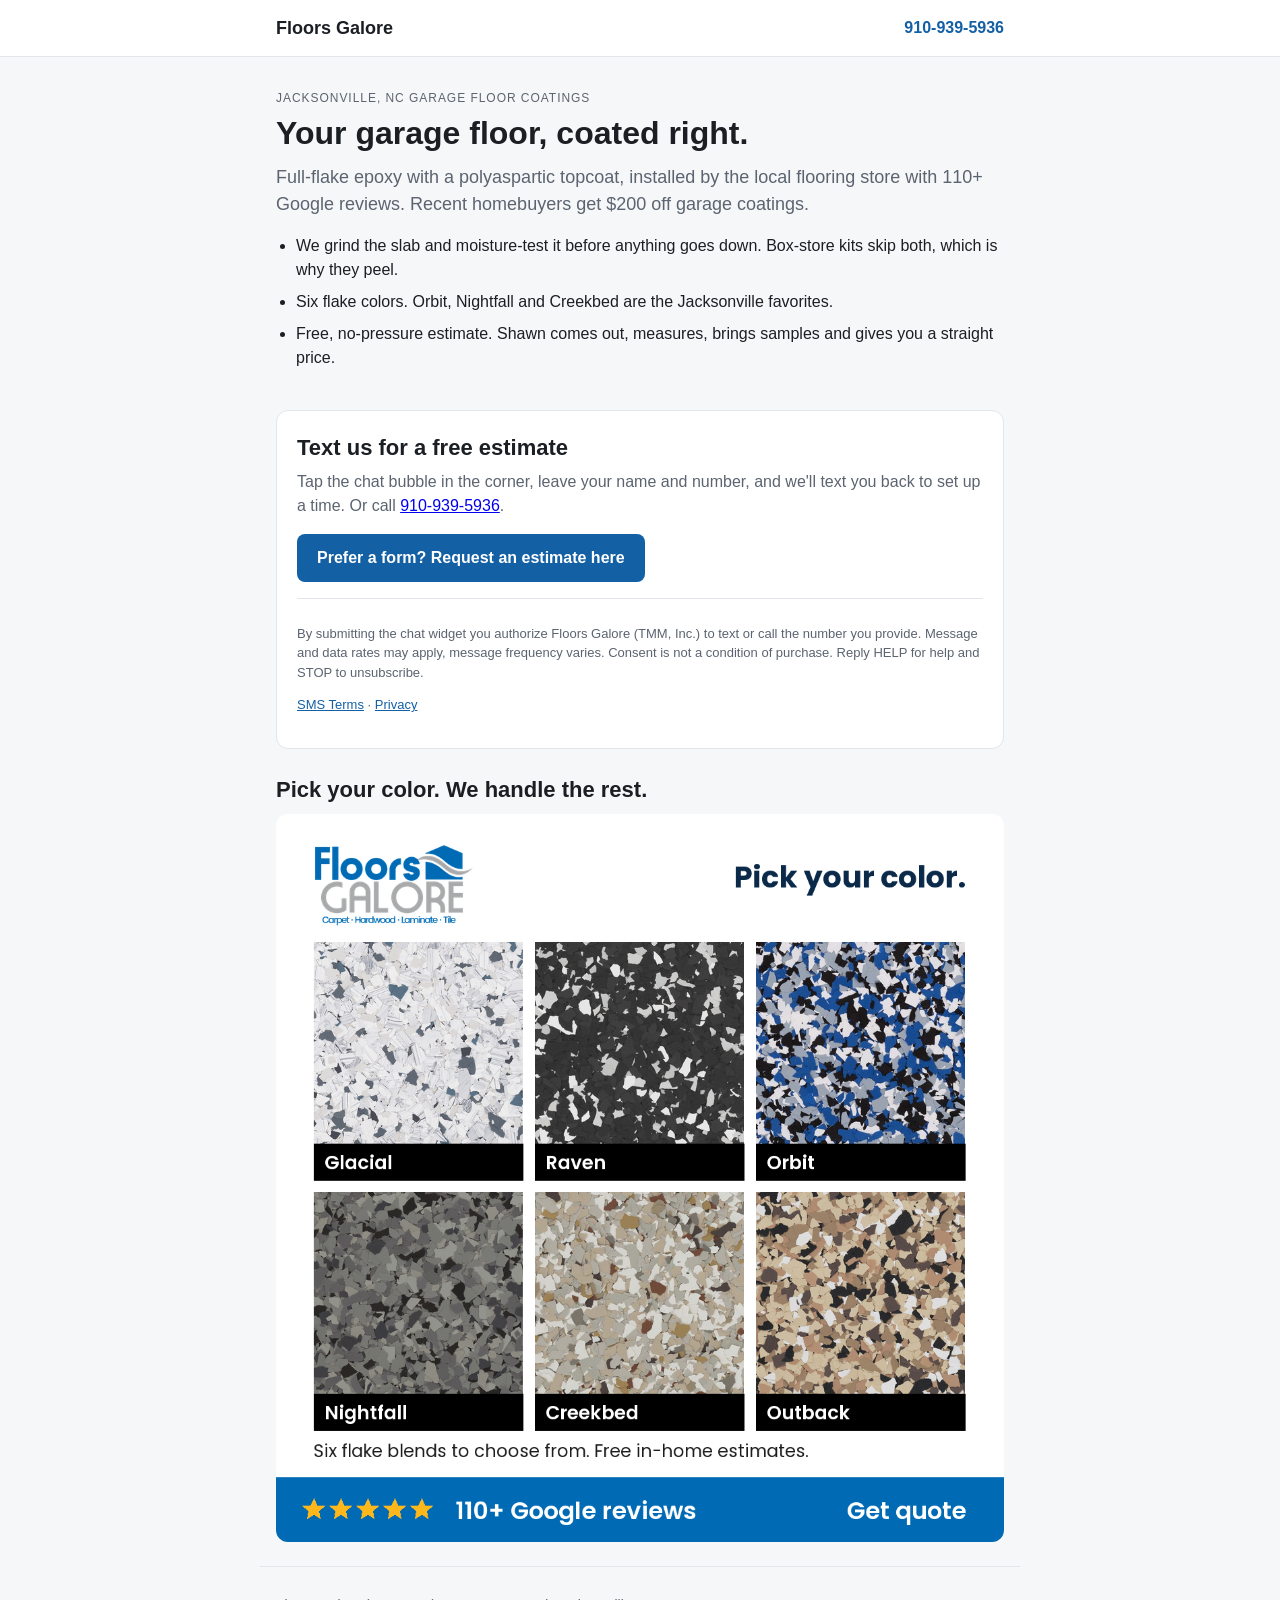
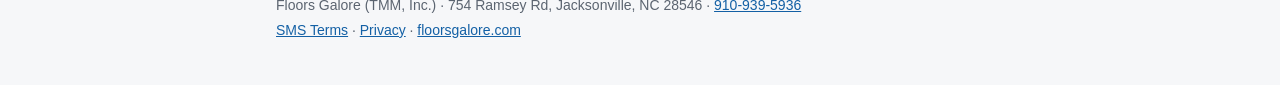
<file: index.html>
<!doctype html>
<html lang="en">
<head>
<meta charset="utf-8">
<meta name="viewport" content="width=device-width, initial-scale=1">
<title>Garage Floor Coatings | Floors Galore Jacksonville NC</title>
<meta name="description" content="Full-flake epoxy garage floor coatings in Jacksonville, NC from Floors Galore. Text us for a free in-home estimate.">
<link rel="stylesheet" href="site.css">
</head>
<body>
<header class="top">
  <div class="wrap">
    <a class="brand" href="/">Floors Galore</a>
    <a class="phone" href="tel:+19109395936">910-939-5936</a>
  </div>
</header>

<main class="wrap">
  <section class="hero">
    <p class="eyebrow">Jacksonville, NC garage floor coatings</p>
    <h1>Your garage floor, coated right.</h1>
    <p class="lead">Full-flake epoxy with a polyaspartic topcoat, installed by the local flooring store with 110+ Google reviews. Recent homebuyers get $200 off garage coatings.</p>
    <ul class="points">
      <li>We grind the slab and moisture-test it before anything goes down. Box-store kits skip both, which is why they peel.</li>
      <li>Six flake colors. Orbit, Nightfall and Creekbed are the Jacksonville favorites.</li>
      <li>Free, no-pressure estimate. Shawn comes out, measures, brings samples and gives you a straight price.</li>
    </ul>
  </section>

  <section class="form-card">
    <h2>Text us for a free estimate</h2>
    <p class="sub">Tap the chat bubble in the corner, leave your name and number, and we'll text you back to set up a time. Or call <a href="tel:+19109395936">910-939-5936</a>.</p>
    <p><a class="btn" href="/quote">Prefer a form? Request an estimate here</a></p>
    <div class="disclosure">
      <p>By submitting the chat widget you authorize Floors Galore (TMM, Inc.) to text or call the number you provide. Message and data rates may apply, message frequency varies. Consent is not a condition of purchase. Reply HELP for help and STOP to unsubscribe.</p>
      <p><a href="/sms-terms">SMS Terms</a> &middot; <a href="/privacy">Privacy</a></p>
    </div>
  </section>

  <section class="colors">
    <h2>Pick your color. We handle the rest.</h2>
    <img src="A6_color_grid.png" alt="Six epoxy flake color blends offered by Floors Galore" loading="lazy">
  </section>
</main>

<footer class="wrap foot">
  <p>Floors Galore (TMM, Inc.) &middot; 754 Ramsey Rd, Jacksonville, NC 28546 &middot; <a href="tel:+19109395936">910-939-5936</a></p>
  <p><a href="/sms-terms">SMS Terms</a> &middot; <a href="/privacy">Privacy</a> &middot; <a href="https://www.floorsgalore.com">floorsgalore.com</a></p>
</footer>

<script src="https://widgets.leadconnectorhq.com/loader.js" data-resources-url="https://widgets.leadconnectorhq.com/chat-widget/loader.js" data-widget-id="6af346ea12ff64e1d0bad99e"></script>
</body>
</html>
</file>
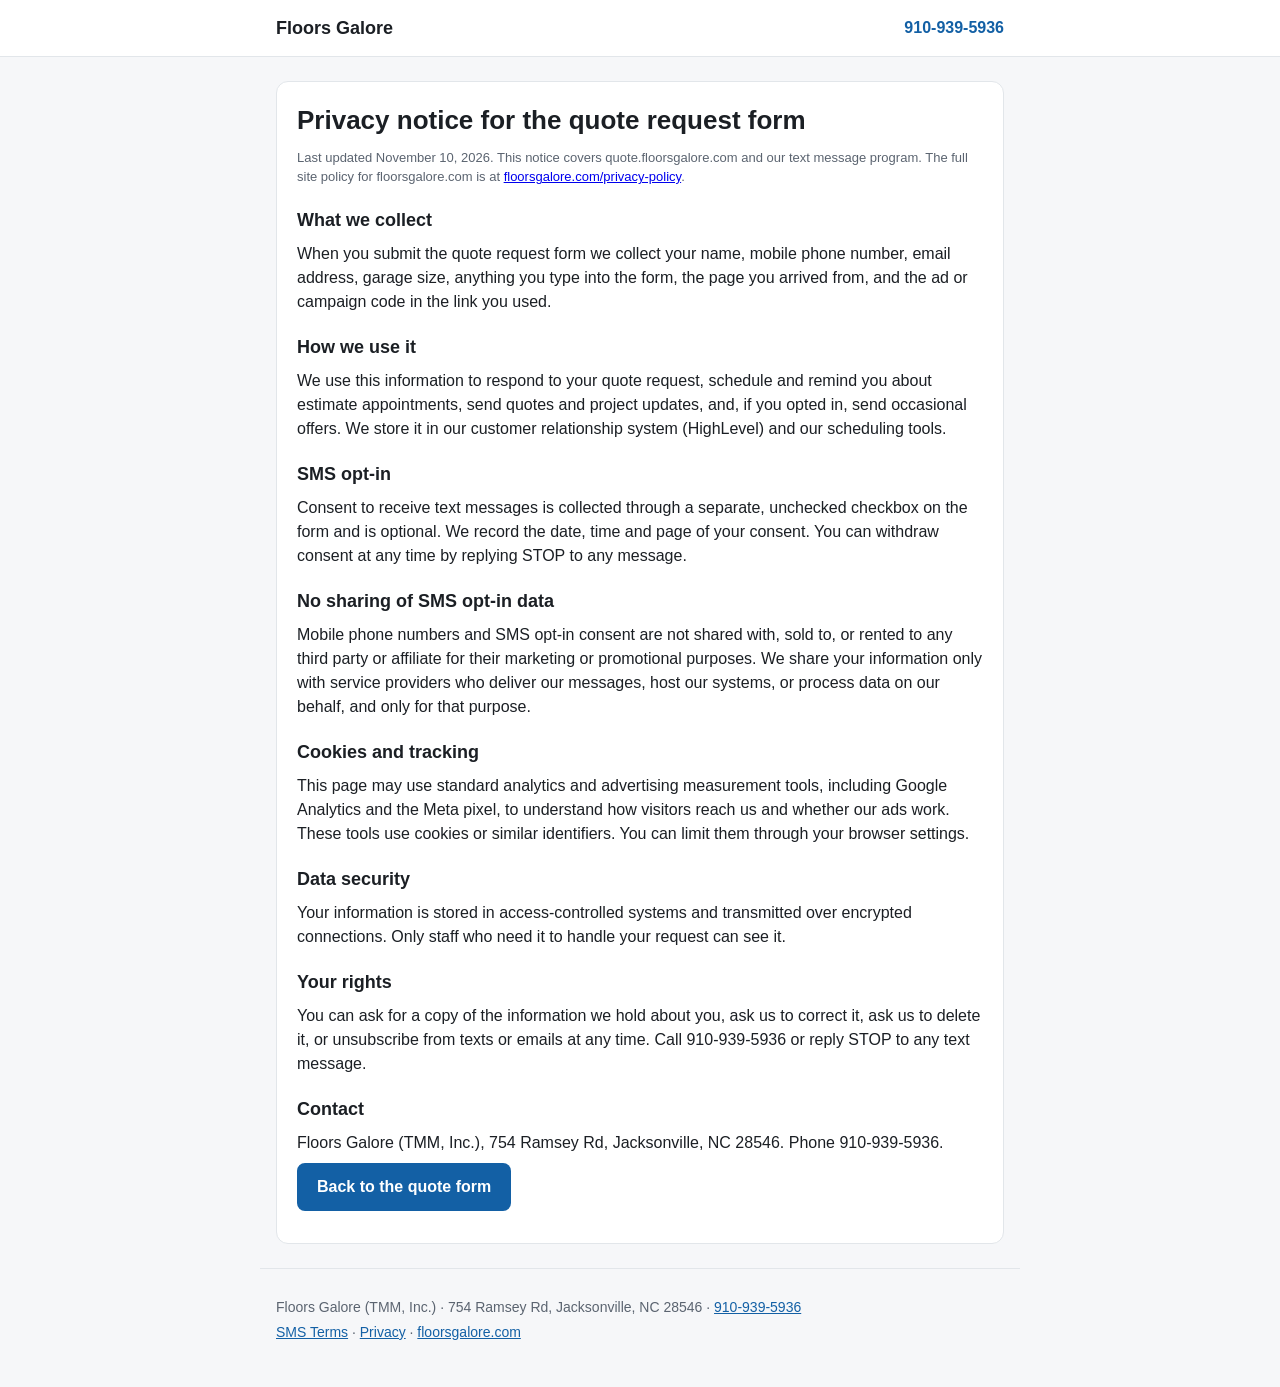
<file: privacy.html>
<!doctype html>
<html lang="en">
<head>
<meta charset="utf-8">
<meta name="viewport" content="width=device-width, initial-scale=1">
<title>Privacy Notice | Floors Galore</title>
<meta name="description" content="Privacy notice for the Floors Galore garage floor quote request form and text message program.">
<link rel="stylesheet" href="site.css">
</head>
<body>
<header class="top">
  <div class="wrap">
    <a class="brand" href="/">Floors Galore</a>
    <a class="phone" href="tel:+19109395936">910-939-5936</a>
  </div>
</header>

<main class="wrap">
  <article class="doc">
    <h1>Privacy notice for the quote request form</h1>
    <p class="updated">Last updated November 10, 2026. This notice covers quote.floorsgalore.com and our text message program. The full site policy for floorsgalore.com is at <a href="https://www.floorsgalore.com/privacy-policy">floorsgalore.com/privacy-policy</a>.</p>

    <h2>What we collect</h2>
    <p>When you submit the quote request form we collect your name, mobile phone number, email address, garage size, anything you type into the form, the page you arrived from, and the ad or campaign code in the link you used.</p>

    <h2>How we use it</h2>
    <p>We use this information to respond to your quote request, schedule and remind you about estimate appointments, send quotes and project updates, and, if you opted in, send occasional offers. We store it in our customer relationship system (HighLevel) and our scheduling tools.</p>

    <h2>SMS opt-in</h2>
    <p>Consent to receive text messages is collected through a separate, unchecked checkbox on the form and is optional. We record the date, time and page of your consent. You can withdraw consent at any time by replying STOP to any message.</p>

    <h2>No sharing of SMS opt-in data</h2>
    <p>Mobile phone numbers and SMS opt-in consent are not shared with, sold to, or rented to any third party or affiliate for their marketing or promotional purposes. We share your information only with service providers who deliver our messages, host our systems, or process data on our behalf, and only for that purpose.</p>

    <h2>Cookies and tracking</h2>
    <p>This page may use standard analytics and advertising measurement tools, including Google Analytics and the Meta pixel, to understand how visitors reach us and whether our ads work. These tools use cookies or similar identifiers. You can limit them through your browser settings.</p>

    <h2>Data security</h2>
    <p>Your information is stored in access-controlled systems and transmitted over encrypted connections. Only staff who need it to handle your request can see it.</p>

    <h2>Your rights</h2>
    <p>You can ask for a copy of the information we hold about you, ask us to correct it, ask us to delete it, or unsubscribe from texts or emails at any time. Call 910-939-5936 or reply STOP to any text message.</p>

    <h2>Contact</h2>
    <p>Floors Galore (TMM, Inc.), 754 Ramsey Rd, Jacksonville, NC 28546. Phone 910-939-5936.</p>

    <p><a class="btn" href="/quote">Back to the quote form</a></p>
  </article>
</main>

<footer class="wrap foot">
  <p>Floors Galore (TMM, Inc.) &middot; 754 Ramsey Rd, Jacksonville, NC 28546 &middot; <a href="tel:+19109395936">910-939-5936</a></p>
  <p><a href="/sms-terms">SMS Terms</a> &middot; <a href="/privacy">Privacy</a> &middot; <a href="https://www.floorsgalore.com">floorsgalore.com</a></p>
</footer>
</body>
</html>
</file>
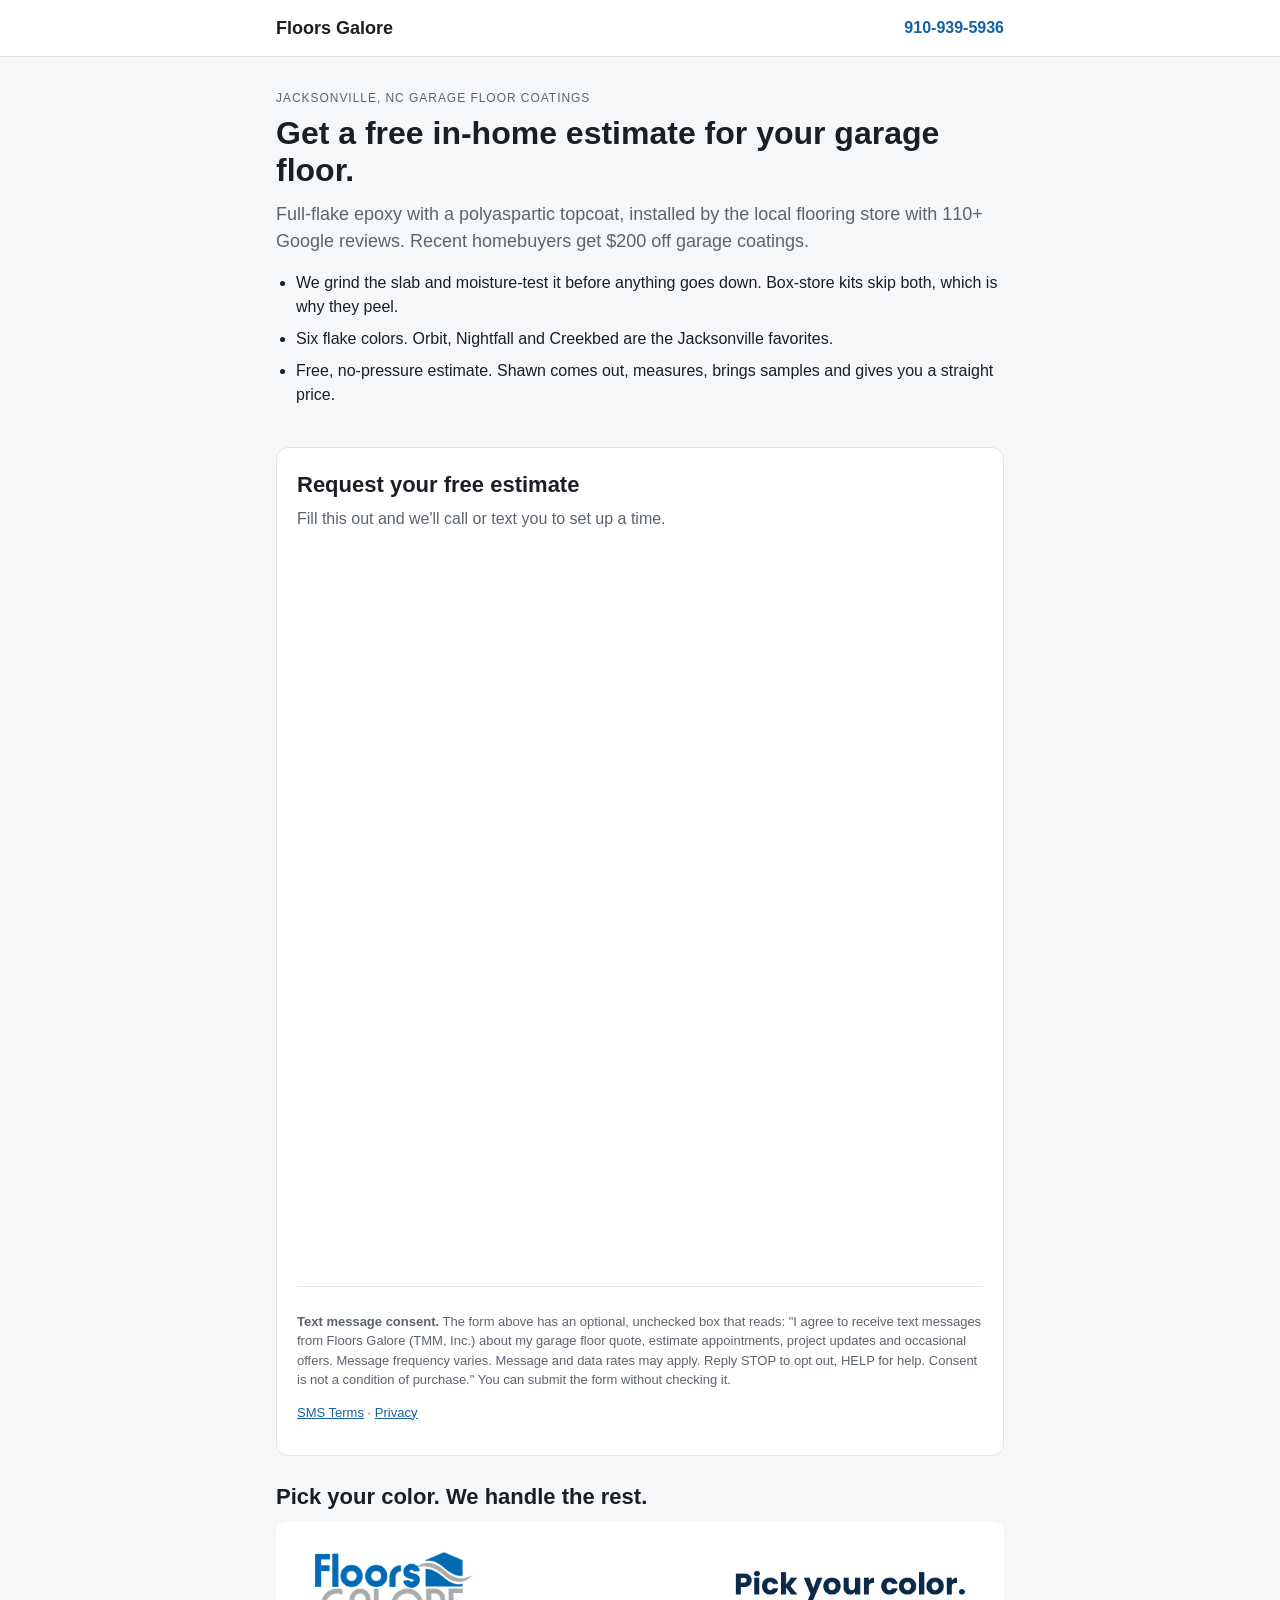
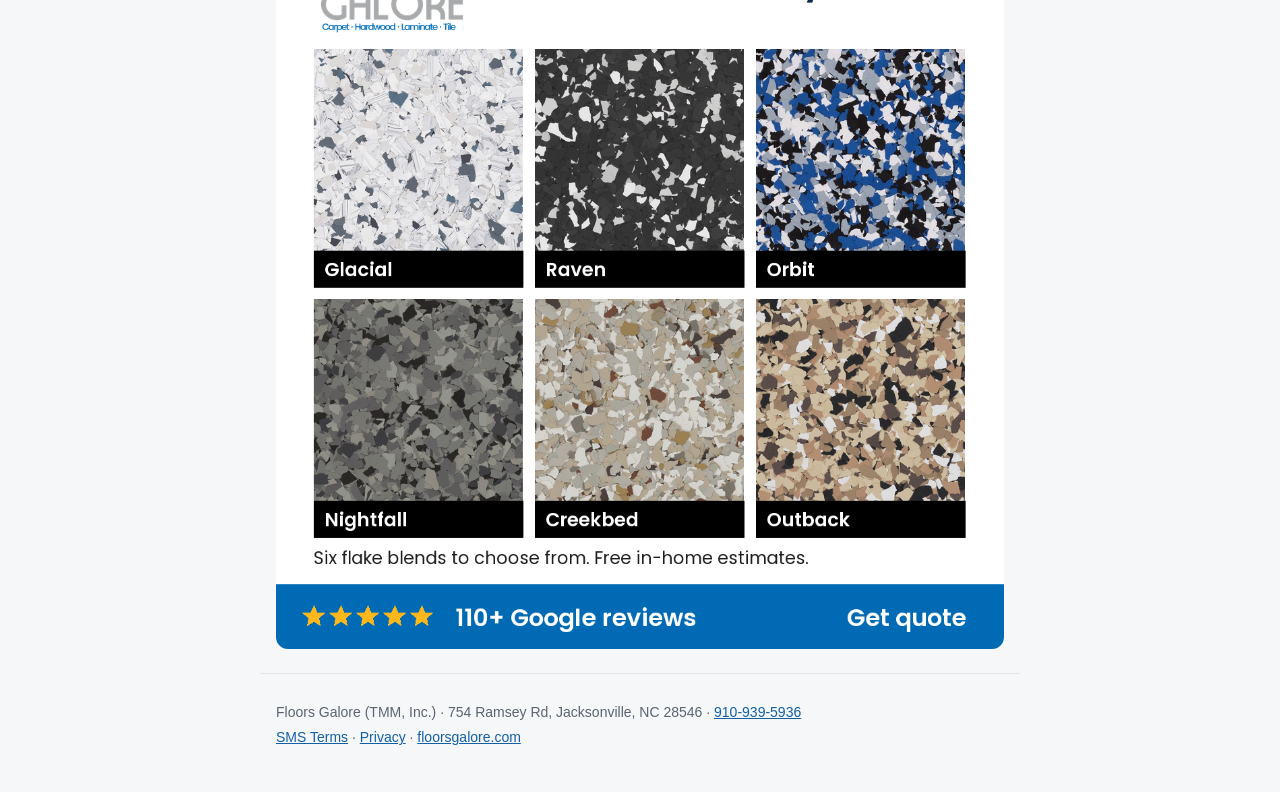
<file: quote.html>
<!doctype html>
<html lang="en">
<head>
<meta charset="utf-8">
<meta name="viewport" content="width=device-width, initial-scale=1">
<title>Request a Garage Floor Estimate | Floors Galore</title>
<meta name="description" content="Free in-home estimate for full-flake epoxy garage floor coatings in Jacksonville, NC from Floors Galore.">
<link rel="stylesheet" href="site.css">
</head>
<body>
<header class="top">
  <div class="wrap">
    <a class="brand" href="/">Floors Galore</a>
    <a class="phone" href="tel:+19109395936">910-939-5936</a>
  </div>
</header>

<main class="wrap">
  <section class="hero">
    <p class="eyebrow">Jacksonville, NC garage floor coatings</p>
    <h1>Get a free in-home estimate for your garage floor.</h1>
    <p class="lead">Full-flake epoxy with a polyaspartic topcoat, installed by the local flooring store with 110+ Google reviews. Recent homebuyers get $200 off garage coatings.</p>
    <ul class="points">
      <li>We grind the slab and moisture-test it before anything goes down. Box-store kits skip both, which is why they peel.</li>
      <li>Six flake colors. Orbit, Nightfall and Creekbed are the Jacksonville favorites.</li>
      <li>Free, no-pressure estimate. Shawn comes out, measures, brings samples and gives you a straight price.</li>
    </ul>
  </section>

  <section class="form-card" id="quote">
    <h2>Request your free estimate</h2>
    <p class="sub">Fill this out and we'll call or text you to set up a time.</p>
    <div id="ghl-form"></div>
    <div class="disclosure">
      <p><strong>Text message consent.</strong> The form above has an optional, unchecked box that reads: "I agree to receive text messages from Floors Galore (TMM, Inc.) about my garage floor quote, estimate appointments, project updates and occasional offers. Message frequency varies. Message and data rates may apply. Reply STOP to opt out, HELP for help. Consent is not a condition of purchase." You can submit the form without checking it.</p>
      <p><a href="/sms-terms">SMS Terms</a> &middot; <a href="/privacy">Privacy</a></p>
    </div>
  </section>

  <section class="colors">
    <h2>Pick your color. We handle the rest.</h2>
    <img src="A6_color_grid.png" alt="Six epoxy flake color blends offered by Floors Galore" loading="lazy">
  </section>
</main>

<footer class="wrap foot">
  <p>Floors Galore (TMM, Inc.) &middot; 754 Ramsey Rd, Jacksonville, NC 28546 &middot; <a href="tel:+19109395936">910-939-5936</a></p>
  <p><a href="/sms-terms">SMS Terms</a> &middot; <a href="/privacy">Privacy</a> &middot; <a href="https://www.floorsgalore.com">floorsgalore.com</a></p>
</footer>

<script>
  // GHL form embed. Set FORM_ID to the form's ID from Sites > Forms in GoHighLevel.
  var FORM_ID = "MOR5sRqYyK4j3ftN0P7K";
  (function () {
    var slot = document.getElementById("ghl-form");
    if (!FORM_ID) {
      slot.innerHTML = '<p class="pending">Form connecting. Call or text <a href="tel:+19109395936">910-939-5936</a> for a quote today.</p>';
      return;
    }
    var params = new URLSearchParams(window.location.search);
    var src = "https://api.leadconnectorhq.com/widget/form/" + FORM_ID;
    var c = params.get("c");
    if (c) src += "?campaign_code=" + encodeURIComponent(c);
    var f = document.createElement("iframe");
    f.src = src;
    f.id = "inline-" + FORM_ID;
    f.title = "Epoxy quote request";
    f.setAttribute("style", "width:100%;height:720px;border:none;border-radius:8px");
    f.setAttribute("data-layout", "{'id':'INLINE'}");
    f.setAttribute("data-trigger-type", "alwaysShow");
    f.setAttribute("data-activation-type", "alwaysActivated");
    f.setAttribute("data-deactivation-type", "neverDeactivate");
    f.setAttribute("data-form-id", FORM_ID);
    f.setAttribute("data-height", "720");
    f.setAttribute("data-layout-iframe-id", "inline-" + FORM_ID);
    f.setAttribute("data-form-name", "Epoxy quote request");
    slot.appendChild(f);
    var s = document.createElement("script");
    s.src = "https://link.msgsndr.com/js/form_embed.js";
    document.body.appendChild(s);
  })();
</script>
</body>
</html>
</file>
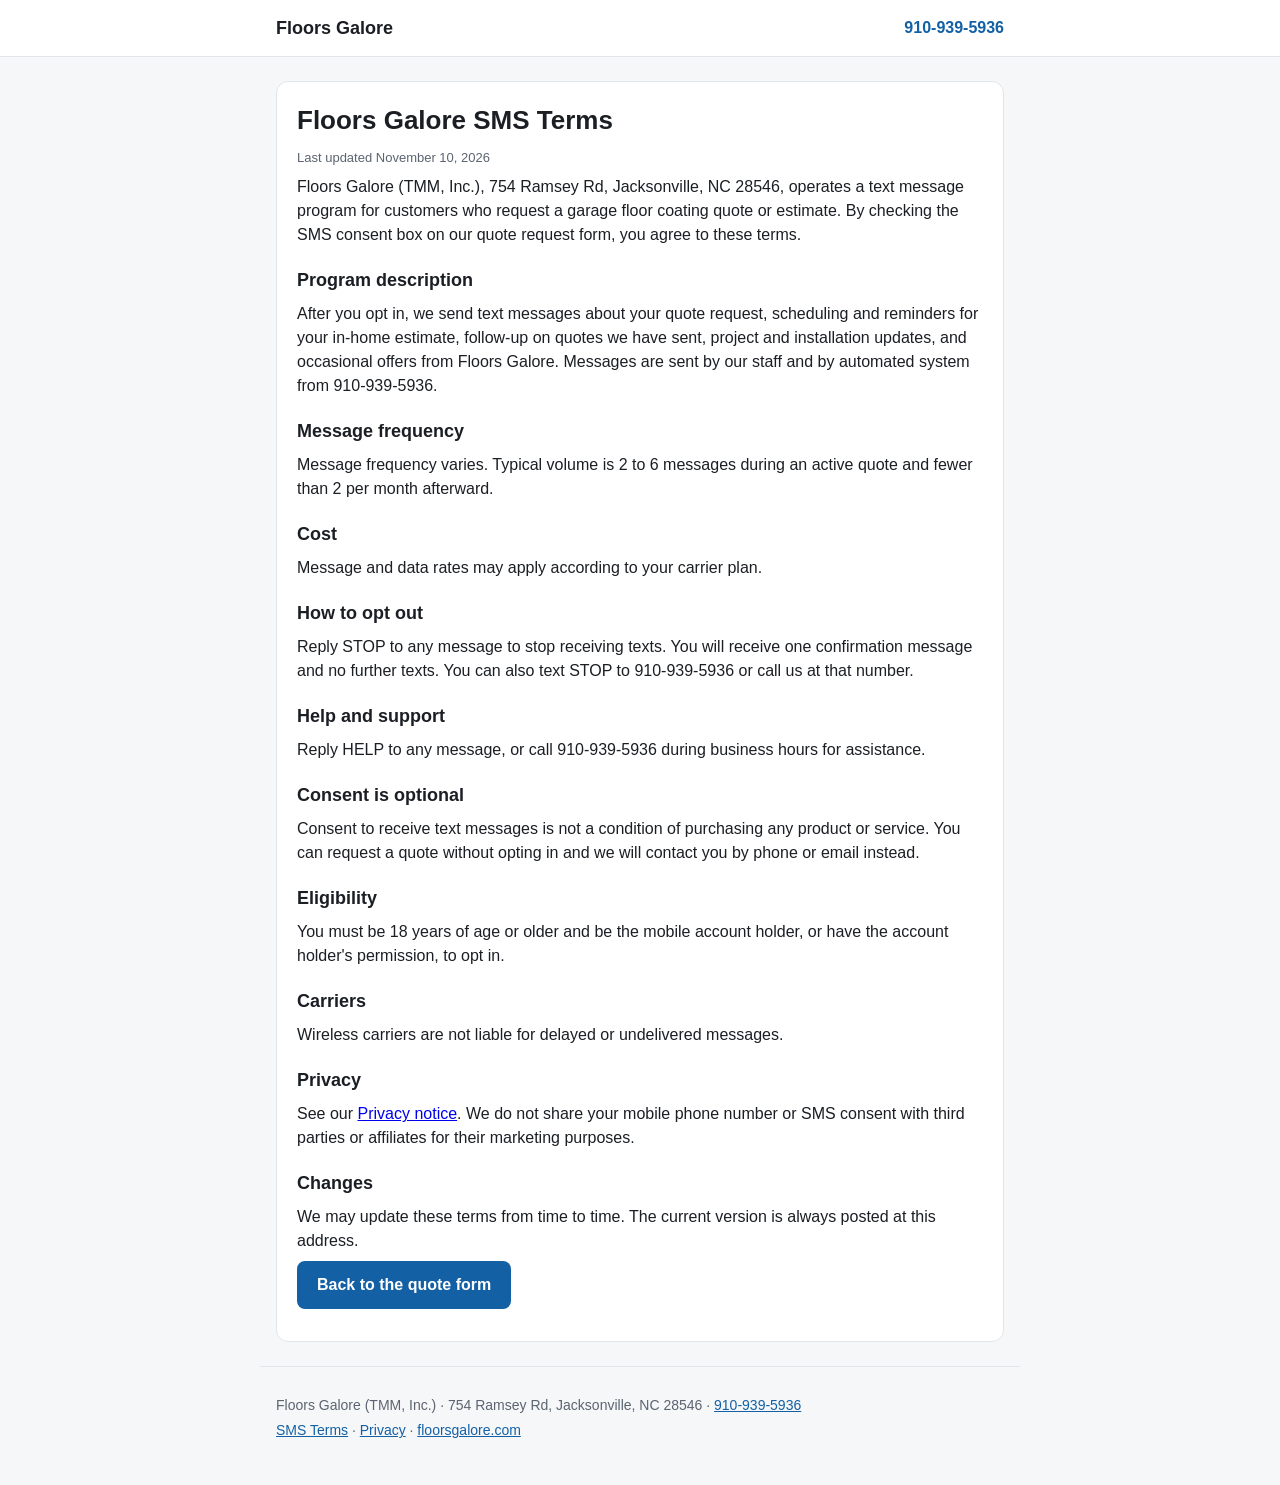
<file: sms-terms.html>
<!doctype html>
<html lang="en">
<head>
<meta charset="utf-8">
<meta name="viewport" content="width=device-width, initial-scale=1">
<title>SMS Terms | Floors Galore</title>
<meta name="description" content="Terms for the Floors Galore text message program.">
<link rel="stylesheet" href="site.css">
</head>
<body>
<header class="top">
  <div class="wrap">
    <a class="brand" href="/">Floors Galore</a>
    <a class="phone" href="tel:+19109395936">910-939-5936</a>
  </div>
</header>

<main class="wrap">
  <article class="doc">
    <h1>Floors Galore SMS Terms</h1>
    <p class="updated">Last updated November 10, 2026</p>

    <p>Floors Galore (TMM, Inc.), 754 Ramsey Rd, Jacksonville, NC 28546, operates a text message program for customers who request a garage floor coating quote or estimate. By checking the SMS consent box on our quote request form, you agree to these terms.</p>

    <h2>Program description</h2>
    <p>After you opt in, we send text messages about your quote request, scheduling and reminders for your in-home estimate, follow-up on quotes we have sent, project and installation updates, and occasional offers from Floors Galore. Messages are sent by our staff and by automated system from 910-939-5936.</p>

    <h2>Message frequency</h2>
    <p>Message frequency varies. Typical volume is 2 to 6 messages during an active quote and fewer than 2 per month afterward.</p>

    <h2>Cost</h2>
    <p>Message and data rates may apply according to your carrier plan.</p>

    <h2>How to opt out</h2>
    <p>Reply STOP to any message to stop receiving texts. You will receive one confirmation message and no further texts. You can also text STOP to 910-939-5936 or call us at that number.</p>

    <h2>Help and support</h2>
    <p>Reply HELP to any message, or call 910-939-5936 during business hours for assistance.</p>

    <h2>Consent is optional</h2>
    <p>Consent to receive text messages is not a condition of purchasing any product or service. You can request a quote without opting in and we will contact you by phone or email instead.</p>

    <h2>Eligibility</h2>
    <p>You must be 18 years of age or older and be the mobile account holder, or have the account holder's permission, to opt in.</p>

    <h2>Carriers</h2>
    <p>Wireless carriers are not liable for delayed or undelivered messages.</p>

    <h2>Privacy</h2>
    <p>See our <a href="/privacy">Privacy notice</a>. We do not share your mobile phone number or SMS consent with third parties or affiliates for their marketing purposes.</p>

    <h2>Changes</h2>
    <p>We may update these terms from time to time. The current version is always posted at this address.</p>

    <p><a class="btn" href="/quote">Back to the quote form</a></p>
  </article>
</main>

<footer class="wrap foot">
  <p>Floors Galore (TMM, Inc.) &middot; 754 Ramsey Rd, Jacksonville, NC 28546 &middot; <a href="tel:+19109395936">910-939-5936</a></p>
  <p><a href="/sms-terms">SMS Terms</a> &middot; <a href="/privacy">Privacy</a> &middot; <a href="https://www.floorsgalore.com">floorsgalore.com</a></p>
</footer>
</body>
</html>
</file>
<file: site.css>
:root {
  --ink: #1b1f24;
  --muted: #5b6470;
  --brand: #1360a5;
  --brand-dark: #10528c;
  --bg: #f6f7f9;
  --card: #ffffff;
  --line: #e2e6ea;
}
* { box-sizing: border-box; }
html, body { margin: 0; padding: 0; }
body {
  font-family: -apple-system, BlinkMacSystemFont, "Segoe UI", Roboto, Helvetica, Arial, sans-serif;
  color: var(--ink);
  background: var(--bg);
  line-height: 1.5;
}
.wrap { max-width: 760px; margin: 0 auto; padding: 0 16px; }
.top { background: var(--card); border-bottom: 1px solid var(--line); }
.top .wrap { display: flex; justify-content: space-between; align-items: center; height: 56px; }
.brand { font-weight: 700; font-size: 18px; color: var(--ink); text-decoration: none; }
.phone { color: var(--brand); font-weight: 600; text-decoration: none; }
.hero { padding: 32px 0 16px; }
.eyebrow { text-transform: uppercase; letter-spacing: .08em; font-size: 12px; color: var(--muted); margin: 0 0 8px; }
h1 { font-size: 32px; line-height: 1.15; margin: 0 0 12px; }
h2 { font-size: 22px; margin: 0 0 6px; }
.lead { font-size: 18px; color: var(--muted); margin: 0 0 16px; }
.points { padding-left: 20px; margin: 0; }
.points li { margin-bottom: 8px; }
.form-card { background: var(--card); border: 1px solid var(--line); border-radius: 12px; padding: 20px; margin: 16px 0; }
.form-card .sub { color: var(--muted); margin: 0 0 12px; }
.pending { padding: 16px; background: var(--bg); border-radius: 8px; }
.disclosure { font-size: 13px; color: var(--muted); border-top: 1px solid var(--line); margin-top: 16px; padding-top: 12px; }
.disclosure a, .foot a { color: var(--brand); }
.colors { padding: 8px 0 24px; }
.colors img { width: 100%; height: auto; border-radius: 12px; display: block; margin-top: 8px; }
.foot { color: var(--muted); font-size: 14px; padding: 24px 16px 40px; border-top: 1px solid var(--line); }
.foot p { margin: 4px 0; }
.doc { background: var(--card); border: 1px solid var(--line); border-radius: 12px; padding: 24px 20px; margin: 24px 0; }
.doc h1 { font-size: 26px; }
.doc h2 { font-size: 18px; margin-top: 20px; }
.doc p { margin: 8px 0; }
.doc .updated { color: var(--muted); font-size: 13px; }
a.btn { display: inline-block; background: var(--brand); color: #fff; text-decoration: none; padding: 12px 20px; border-radius: 8px; font-weight: 600; }
a.btn:hover { background: var(--brand-dark); }
@media (max-width: 480px) {
  h1 { font-size: 26px; }
  .lead { font-size: 16px; }
}
</file>
